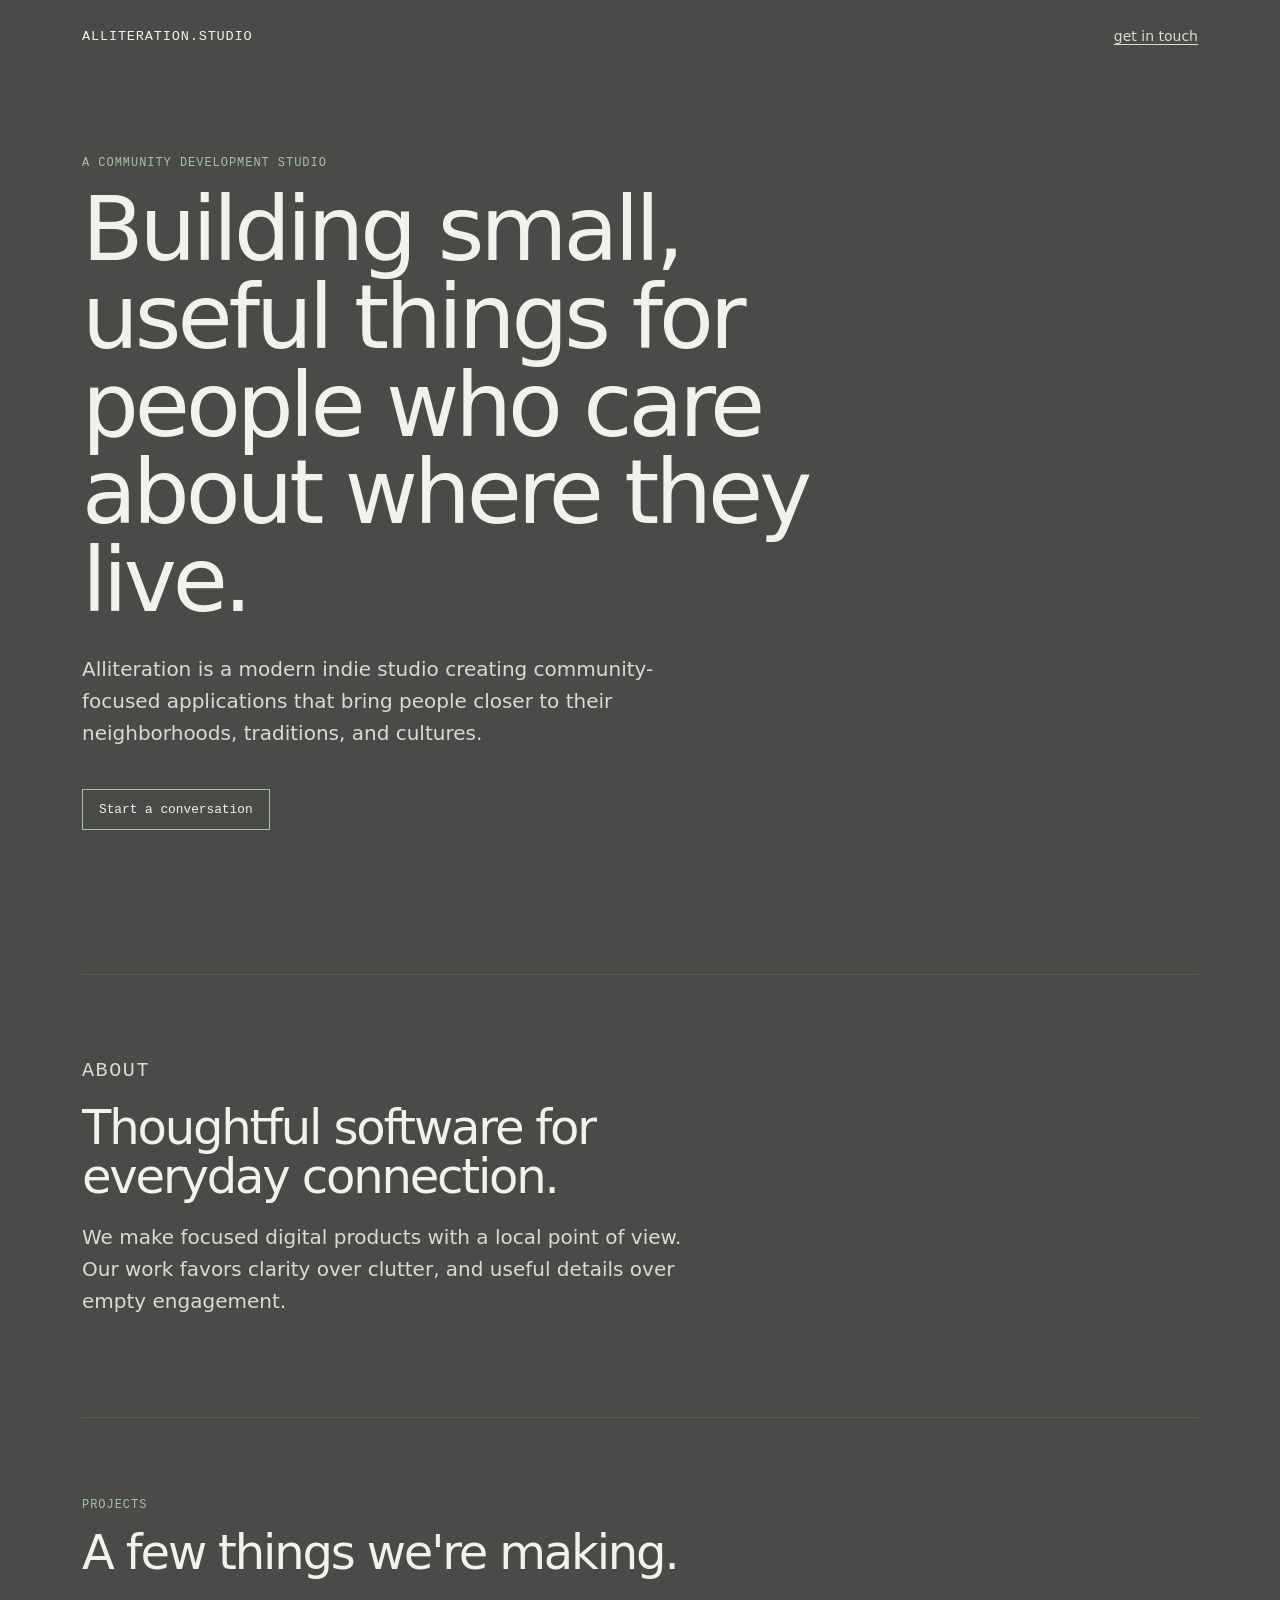
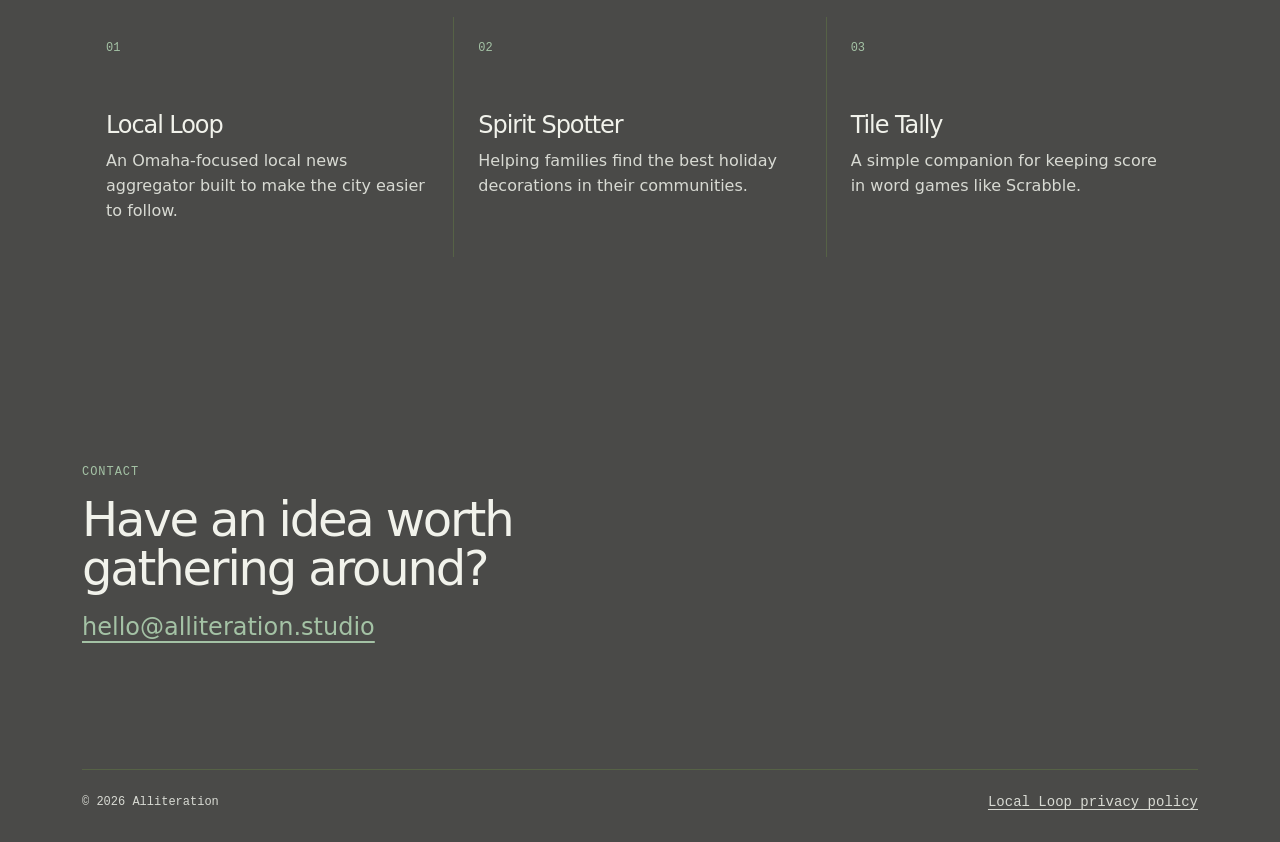
<file: index.html>
<!doctype html>
<html lang="en">
  <head>
    <meta charset="UTF-8" />
    <meta name="viewport" content="width=device-width, initial-scale=1.0" />
    <meta
      name="description"
      content="Alliteration is an independent development studio building community-focused applications."
    />
    <title>alliteration.studio</title>
    <link rel="stylesheet" href="styles.css" />
  </head>
  <body>
    <main class="site">
      <header class="site__header">
        <a class="site__brand" href="./index.html">alliteration.studio</a>
        <a class="site__header-contact" href="mailto:hello@alliteration.studio">get in touch</a>
      </header>

      <section class="site__hero" aria-labelledby="site-title">
        <p class="site__eyebrow">a community development studio</p>
        <h1 id="site-title">Building small, useful things for people who care about where they live.</h1>
        <p class="site__intro">
          Alliteration is a modern indie studio creating community-focused applications
          that bring people closer to their neighborhoods, traditions, and cultures.
        </p>
        <a class="site__button" href="mailto:hello@alliteration.studio">Start a conversation</a>
      </section>

      <section class="site__section" aria-labelledby="about-title">
        <p class="site__eyebrow">About</p>
        <h2 id="about-title">Thoughtful software for everyday connection.</h2>
        <p>
          We make focused digital products with a local point of view. Our work favors
          clarity over clutter, and useful details over empty engagement.
        </p>
      </section>

      <section class="site__section" aria-labelledby="projects-title">
        <div class="site__section-heading">
          <p class="site__eyebrow">Projects</p>
          <h2 id="projects-title">A few things we&apos;re making.</h2>
        </div>
        <div class="site__projects">
          <article class="project-card">
            <p class="project-card__number">01</p>
            <h3>Local Loop</h3>
            <p>An Omaha-focused local news aggregator built to make the city easier to follow.</p>
          </article>
          <article class="project-card">
            <p class="project-card__number">02</p>
            <h3>Spirit Spotter</h3>
            <p>Helping families find the best holiday decorations in their communities.</p>
          </article>
          <article class="project-card">
            <p class="project-card__number">03</p>
            <h3>Tile Tally</h3>
            <p>A simple companion for keeping score in word games like Scrabble.</p>
          </article>
        </div>
      </section>

      <section class="site__contact" aria-labelledby="contact-title">
        <p class="site__eyebrow">Contact</p>
        <h2 id="contact-title">Have an idea worth gathering around?</h2>
        <a href="mailto:hello@alliteration.studio">hello@alliteration.studio</a>
      </section>

      <footer class="site__footer">
        <span>&copy; 2026 Alliteration</span>
        <a href="./local-loop-policy/index.html">Local Loop privacy policy</a>
      </footer>
    </main>
  </body>
</html>
</file>
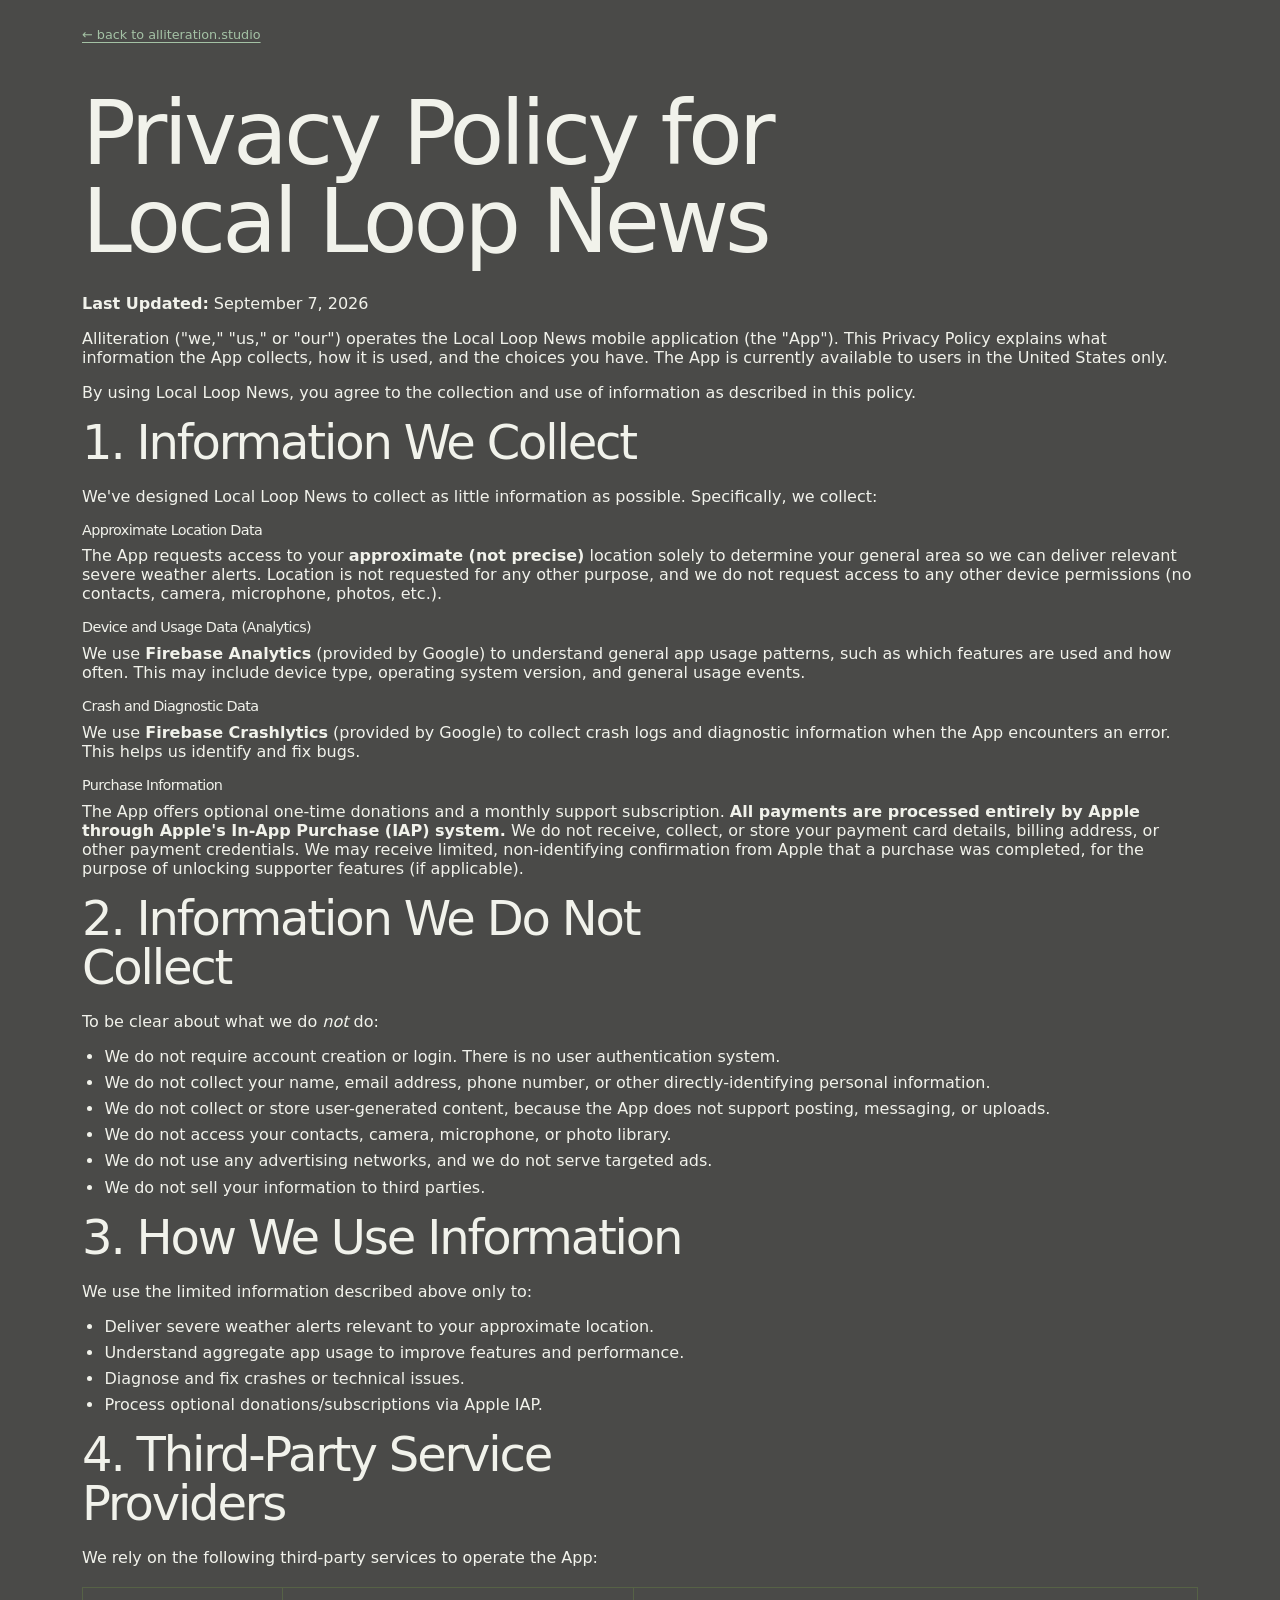
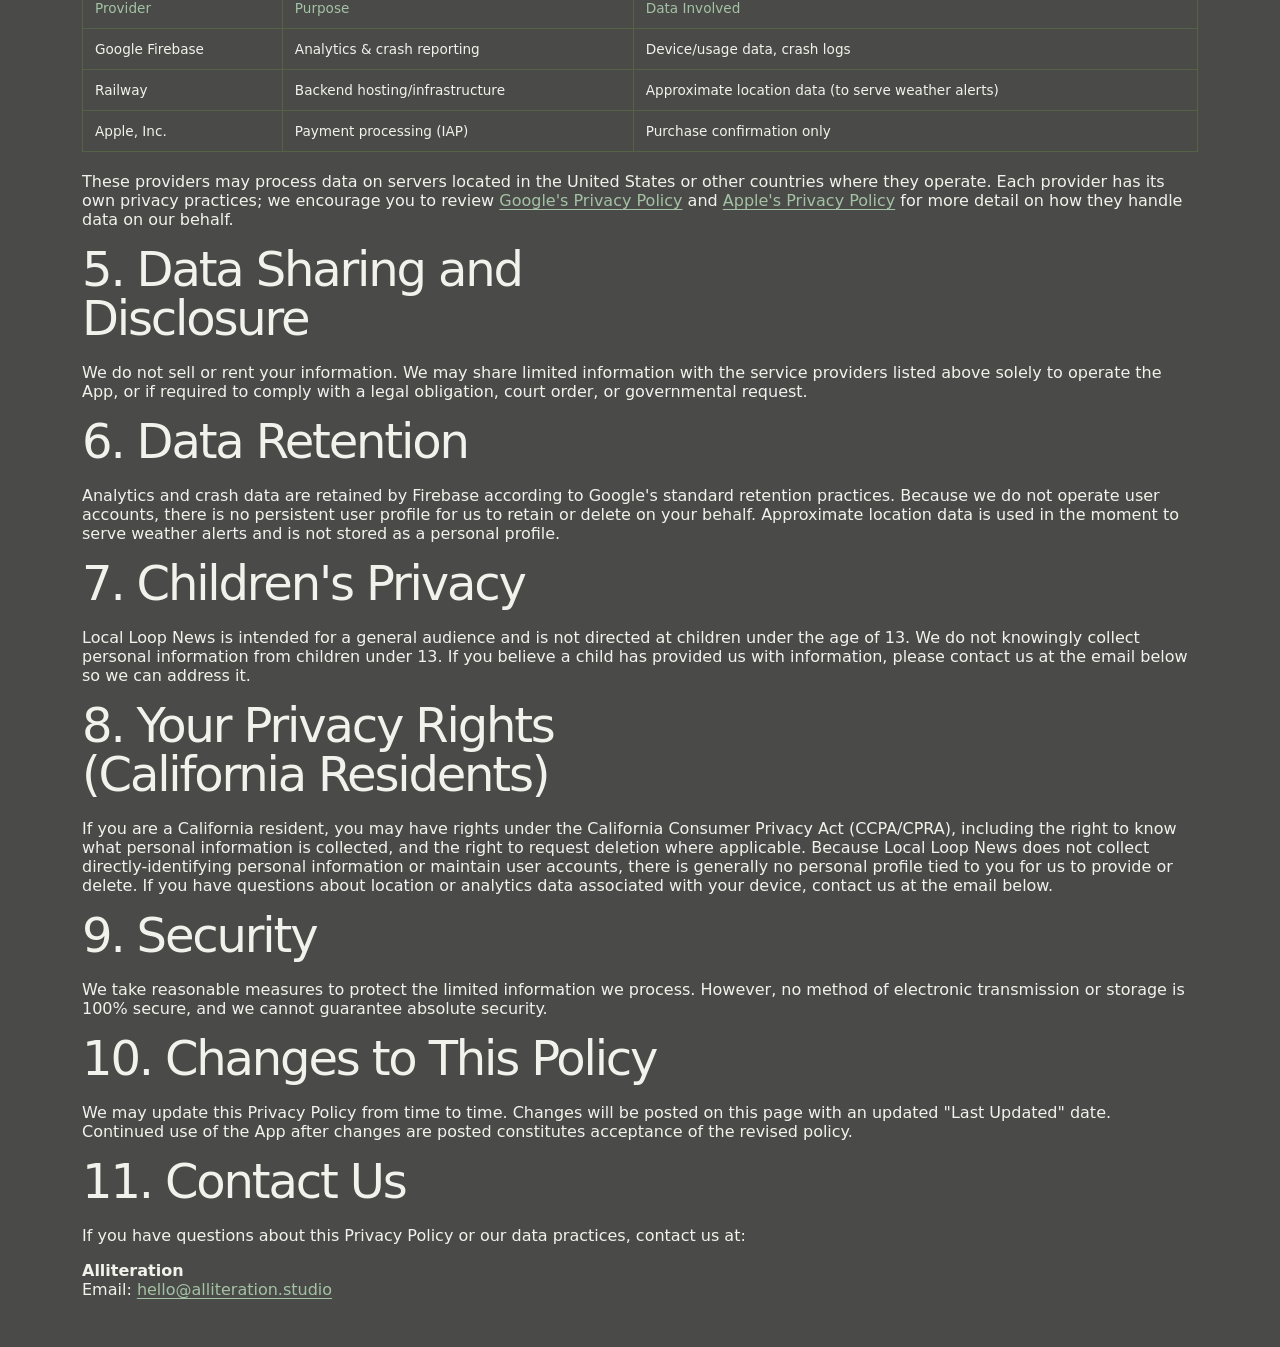
<file: local-loop-policy/index.html>
<!doctype html>
<html lang="en">
  <head>
    <meta charset="UTF-8" />
    <meta name="viewport" content="width=device-width, initial-scale=1.0" />
    <meta
      name="description"
      content="Privacy Policy for the Local Loop News mobile application."
    />
    <title>Local Loop News Privacy Policy | Alliteration</title>
    <link rel="stylesheet" href="../styles.css" />
  </head>
  <body>
    <main class="site policy">
      <a class="policy__back" href="../index.html">&larr; back to alliteration.studio</a>

      <h1 class="policy__title">Privacy Policy for Local Loop News</h1>
      <p class="policy__updated"><strong>Last Updated:</strong> September 7, 2026</p>

      <p>
        Alliteration (&quot;we,&quot; &quot;us,&quot; or &quot;our&quot;) operates the Local
        Loop News mobile application (the &quot;App&quot;). This Privacy Policy explains
        what information the App collects, how it is used, and the choices you
        have. The App is currently available to users in the United States only.
      </p>
      <p>
        By using Local Loop News, you agree to the collection and use of
        information as described in this policy.
      </p>

      <h2>1. Information We Collect</h2>
      <p>We&apos;ve designed Local Loop News to collect as little information as possible. Specifically, we collect:</p>

      <h3>Approximate Location Data</h3>
      <p>
        The App requests access to your <strong>approximate (not precise)</strong>
        location solely to determine your general area so we can deliver relevant
        severe weather alerts. Location is not requested for any other purpose,
        and we do not request access to any other device permissions (no contacts,
        camera, microphone, photos, etc.).
      </p>

      <h3>Device and Usage Data (Analytics)</h3>
      <p>
        We use <strong>Firebase Analytics</strong> (provided by Google) to understand
        general app usage patterns, such as which features are used and how often.
        This may include device type, operating system version, and general usage events.
      </p>

      <h3>Crash and Diagnostic Data</h3>
      <p>
        We use <strong>Firebase Crashlytics</strong> (provided by Google) to collect
        crash logs and diagnostic information when the App encounters an error.
        This helps us identify and fix bugs.
      </p>

      <h3>Purchase Information</h3>
      <p>
        The App offers optional one-time donations and a monthly support subscription.
        <strong>All payments are processed entirely by Apple through Apple&apos;s In-App
        Purchase (IAP) system.</strong> We do not receive, collect, or store your
        payment card details, billing address, or other payment credentials. We may
        receive limited, non-identifying confirmation from Apple that a purchase was
        completed, for the purpose of unlocking supporter features (if applicable).
      </p>

      <h2>2. Information We Do Not Collect</h2>
      <p>To be clear about what we do <em>not</em> do:</p>
      <ul>
        <li>We do not require account creation or login. There is no user authentication system.</li>
        <li>We do not collect your name, email address, phone number, or other directly-identifying personal information.</li>
        <li>We do not collect or store user-generated content, because the App does not support posting, messaging, or uploads.</li>
        <li>We do not access your contacts, camera, microphone, or photo library.</li>
        <li>We do not use any advertising networks, and we do not serve targeted ads.</li>
        <li>We do not sell your information to third parties.</li>
      </ul>

      <h2>3. How We Use Information</h2>
      <p>We use the limited information described above only to:</p>
      <ul>
        <li>Deliver severe weather alerts relevant to your approximate location.</li>
        <li>Understand aggregate app usage to improve features and performance.</li>
        <li>Diagnose and fix crashes or technical issues.</li>
        <li>Process optional donations/subscriptions via Apple IAP.</li>
      </ul>

      <h2>4. Third-Party Service Providers</h2>
      <p>We rely on the following third-party services to operate the App:</p>
      <div class="policy__table-wrap" tabindex="0">
        <table>
          <thead>
            <tr>
              <th scope="col">Provider</th>
              <th scope="col">Purpose</th>
              <th scope="col">Data Involved</th>
            </tr>
          </thead>
          <tbody>
            <tr>
              <td>Google Firebase</td>
              <td>Analytics &amp; crash reporting</td>
              <td>Device/usage data, crash logs</td>
            </tr>
            <tr>
              <td>Railway</td>
              <td>Backend hosting/infrastructure</td>
              <td>Approximate location data (to serve weather alerts)</td>
            </tr>
            <tr>
              <td>Apple, Inc.</td>
              <td>Payment processing (IAP)</td>
              <td>Purchase confirmation only</td>
            </tr>
          </tbody>
        </table>
      </div>
      <p>
        These providers may process data on servers located in the United States or
        other countries where they operate. Each provider has its own privacy practices;
        we encourage you to review <a href="https://policies.google.com/privacy">Google&apos;s
        Privacy Policy</a> and <a href="https://www.apple.com/legal/privacy/">Apple&apos;s
        Privacy Policy</a> for more detail on how they handle data on our behalf.
      </p>

      <h2>5. Data Sharing and Disclosure</h2>
      <p>
        We do not sell or rent your information. We may share limited information with
        the service providers listed above solely to operate the App, or if required to
        comply with a legal obligation, court order, or governmental request.
      </p>

      <h2>6. Data Retention</h2>
      <p>
        Analytics and crash data are retained by Firebase according to Google&apos;s standard
        retention practices. Because we do not operate user accounts, there is no persistent
        user profile for us to retain or delete on your behalf. Approximate location data is
        used in the moment to serve weather alerts and is not stored as a personal profile.
      </p>

      <h2>7. Children&apos;s Privacy</h2>
      <p>
        Local Loop News is intended for a general audience and is not directed at children
        under the age of 13. We do not knowingly collect personal information from children
        under 13. If you believe a child has provided us with information, please contact us
        at the email below so we can address it.
      </p>

      <h2>8. Your Privacy Rights (California Residents)</h2>
      <p>
        If you are a California resident, you may have rights under the California Consumer
        Privacy Act (CCPA/CPRA), including the right to know what personal information is
        collected, and the right to request deletion where applicable. Because Local Loop News
        does not collect directly-identifying personal information or maintain user accounts,
        there is generally no personal profile tied to you for us to provide or delete. If you
        have questions about location or analytics data associated with your device, contact us
        at the email below.
      </p>

      <h2>9. Security</h2>
      <p>
        We take reasonable measures to protect the limited information we process. However,
        no method of electronic transmission or storage is 100% secure, and we cannot guarantee
        absolute security.
      </p>

      <h2>10. Changes to This Policy</h2>
      <p>
        We may update this Privacy Policy from time to time. Changes will be posted on this
        page with an updated &quot;Last Updated&quot; date. Continued use of the App after changes are
        posted constitutes acceptance of the revised policy.
      </p>

      <h2>11. Contact Us</h2>
      <p>If you have questions about this Privacy Policy or our data practices, contact us at:</p>
      <p>
        <strong>Alliteration</strong><br />
        Email: <a href="mailto:hello@alliteration.studio">hello@alliteration.studio</a>
      </p>
    </main>
  </body>
</html>
</file>
<file: styles.css>
:root {
  color-scheme: light;
  font-family: "SFMono-Regular", Consolas, "Liberation Mono", Menlo, monospace;
  background: #4a4a48;
  color: #f1f2eb;
}

* {
  box-sizing: border-box;
}

html,
body {
  min-height: 100%;
  margin: 0;
}

body {
  background: #4a4a48;
}

.policy__back {
  color: inherit;
  cursor: pointer;
  text-underline-offset: 0.2em;
}

.policy__back:hover {
  color: #f1f2eb;
}

.policy {
  max-width: 760px;
}

.policy__back {
  display: inline-block;
  margin-bottom: 3rem;
  color: #d8dad3;
  font-size: 0.8em;
}

.policy__title {
  margin: 0;
  color: #f1f2eb;
  font-size: clamp(1.5rem, 4vw, 2.25rem);
  font-weight: 400;
  line-height: 1.25;
}

.policy__updated {
  margin: 0.8rem 0 2.5rem;
  color: #d8dad3;
}

.policy h2 {
  margin: 2.5rem 0 0.85rem;
  color: #a4c2a5;
  font-size: 1em;
  font-weight: 400;
}

.policy h3 {
  margin: 1.6rem 0 0.55rem;
  color: #f1f2eb;
  font-size: 0.9em;
  font-weight: 400;
}

.policy p,
.policy li {
  color: #f1f2eb;
}

.policy p {
  margin: 0 0 1rem;
}

.policy ul {
  margin: 0 0 1rem;
  padding-left: 1.4rem;
}

.policy li {
  margin-bottom: 0.45rem;
}

.policy a {
  color: #a4c2a5;
  text-underline-offset: 0.2em;
}

.policy__table-wrap {
  margin: 1.25rem 0;
  overflow-x: auto;
}

.policy table {
  width: 100%;
  min-width: 600px;
  border-collapse: collapse;
  color: #f1f2eb;
  font-size: 0.85em;
}

.policy th,
.policy td {
  padding: 0.75rem;
  border: 1px solid #566246;
  text-align: left;
  vertical-align: top;
}

.policy th {
  color: #a4c2a5;
  font-weight: 400;
}

.site {
  max-width: 1180px;
  margin: 0 auto;
  padding: 1.5rem 2rem 2rem;
  font-family: Inter, ui-sans-serif, system-ui, -apple-system, BlinkMacSystemFont, "Segoe UI", sans-serif;
}

.site__header,
.site__footer {
  display: flex;
  align-items: center;
  justify-content: space-between;
  gap: 1rem;
}

.site__header {
  padding: 0.25rem 0 5rem;
}

.site__brand {
  color: #f1f2eb;
  font-family: "SFMono-Regular", Consolas, "Liberation Mono", Menlo, monospace;
  font-size: 0.85rem;
  letter-spacing: 0.06em;
  text-decoration: none;
  text-transform: uppercase;
}

.site__header-contact,
.site__footer a {
  color: #d8dad3;
  font-size: 0.875rem;
  text-underline-offset: 0.22em;
}

.site__header-contact:hover,
.site__footer a:hover {
  color: #f1f2eb;
}

.site__hero {
  max-width: 840px;
  padding: 2rem 0 9rem;
}

.site__eyebrow {
  margin: 0 0 1rem;
  color: #a4c2a5;
  font-family: "SFMono-Regular", Consolas, "Liberation Mono", Menlo, monospace;
  font-size: 0.75rem;
  letter-spacing: 0.08em;
  text-transform: uppercase;
}

.site h1,
.site h2,
.site h3,
.site p {
  margin-top: 0;
}

.site h1,
.site h2,
.site h3 {
  color: #f1f2eb;
  font-weight: 500;
  letter-spacing: -0.045em;
}

.site h1 {
  max-width: 800px;
  margin-bottom: 1.75rem;
  font-size: clamp(2.7rem, 7vw, 5.8rem);
  line-height: 0.98;
}

.site h2 {
  max-width: 650px;
  margin-bottom: 1.25rem;
  font-size: clamp(1.8rem, 4vw, 3rem);
  line-height: 1.02;
}

.site__intro,
.site__section > p {
  max-width: 600px;
  color: #d8dad3;
  font-size: clamp(1.05rem, 2vw, 1.25rem);
  line-height: 1.6;
}

.site__button {
  display: inline-block;
  margin-top: 1.25rem;
  padding: 0.75rem 1rem;
  border: 1px solid #a4c2a5;
  color: #f1f2eb;
  font-family: "SFMono-Regular", Consolas, "Liberation Mono", Menlo, monospace;
  font-size: 0.8rem;
  text-decoration: none;
}

.site__button:hover {
  background: #a4c2a5;
  color: #4a4a48;
}

.site__section {
  padding: 5rem 0;
  border-top: 1px solid #566246;
}

.site__section-heading {
  margin-bottom: 2.5rem;
}

.site__projects {
  display: grid;
  grid-template-columns: repeat(3, minmax(0, 1fr));
  gap: 1px;
  background: #566246;
}

.project-card {
  min-height: 240px;
  padding: 1.5rem;
  background: #4a4a48;
}

.project-card__number {
  margin-bottom: 3.5rem;
  color: #a4c2a5;
  font-family: "SFMono-Regular", Consolas, "Liberation Mono", Menlo, monospace;
  font-size: 0.75rem;
}

.project-card h3 {
  margin-bottom: 0.65rem;
  font-size: 1.5rem;
}

.project-card p:last-child {
  margin-bottom: 0;
  color: #d8dad3;
  line-height: 1.55;
}

.site__contact {
  padding: 8rem 0;
}

.site__contact a {
  color: #a4c2a5;
  font-size: clamp(1.1rem, 2.5vw, 1.5rem);
  text-underline-offset: 0.25em;
}

.site__footer {
  padding-top: 1.5rem;
  border-top: 1px solid #566246;
  color: #d8dad3;
  font-family: "SFMono-Regular", Consolas, "Liberation Mono", Menlo, monospace;
  font-size: 0.75rem;
}

@media (max-width: 600px) {
  .site {
    padding: 1.25rem;
  }

  .site__header {
    padding-bottom: 3.5rem;
  }

  .site__hero {
    padding: 1rem 0 5rem;
  }

  .site__section {
    padding: 3.5rem 0;
  }

  .site__projects {
    grid-template-columns: 1fr;
  }

  .project-card {
    min-height: 0;
  }

  .project-card__number {
    margin-bottom: 2rem;
  }

  .site__contact {
    padding: 5rem 0;
  }

  .site__footer {
    align-items: flex-start;
    flex-direction: column;
  }
}
</file>
